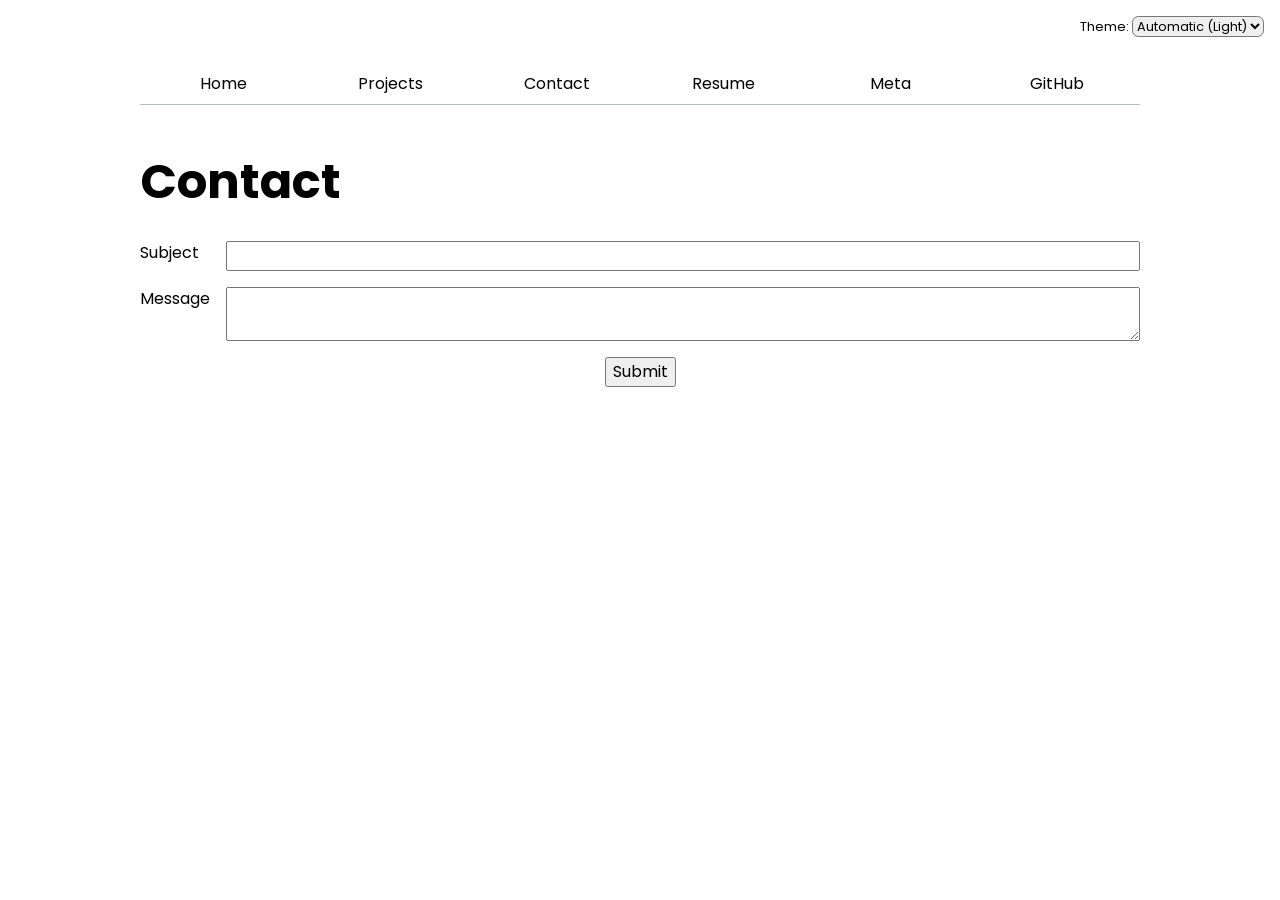
<file: contact/index.html>
<!DOCTYPE html>
<html lang="en">
<head>
    <meta charset="UTF-8">
    <meta name="viewport" content="width=device-width, initial-scale=1.0">
    <title>Contact</title>
    <link rel="preconnect" href="https://fonts.googleapis.com">
    <link rel="preconnect" href="https://fonts.gstatic.com" crossorigin>
    <link rel="stylesheet" href="https://fonts.googleapis.com/css2?family=Poppins:ital,wght@0,400;0,700;1,400&display=swap">
    <link rel="stylesheet" href="../style.css">
    <script type="module" src="../global.js"></script>
</head>
<body>
    <h1>Contact</h1>
    <form action="mailto:sophia.xie.us@gmail.com">
        <label>
            Subject
            <input name="subject">
        </label>
        <label>
            Message
            <textarea name="body"></textarea>
        </label>
        <button>Submit</button>
    </form>
</body>
</html>
</file>
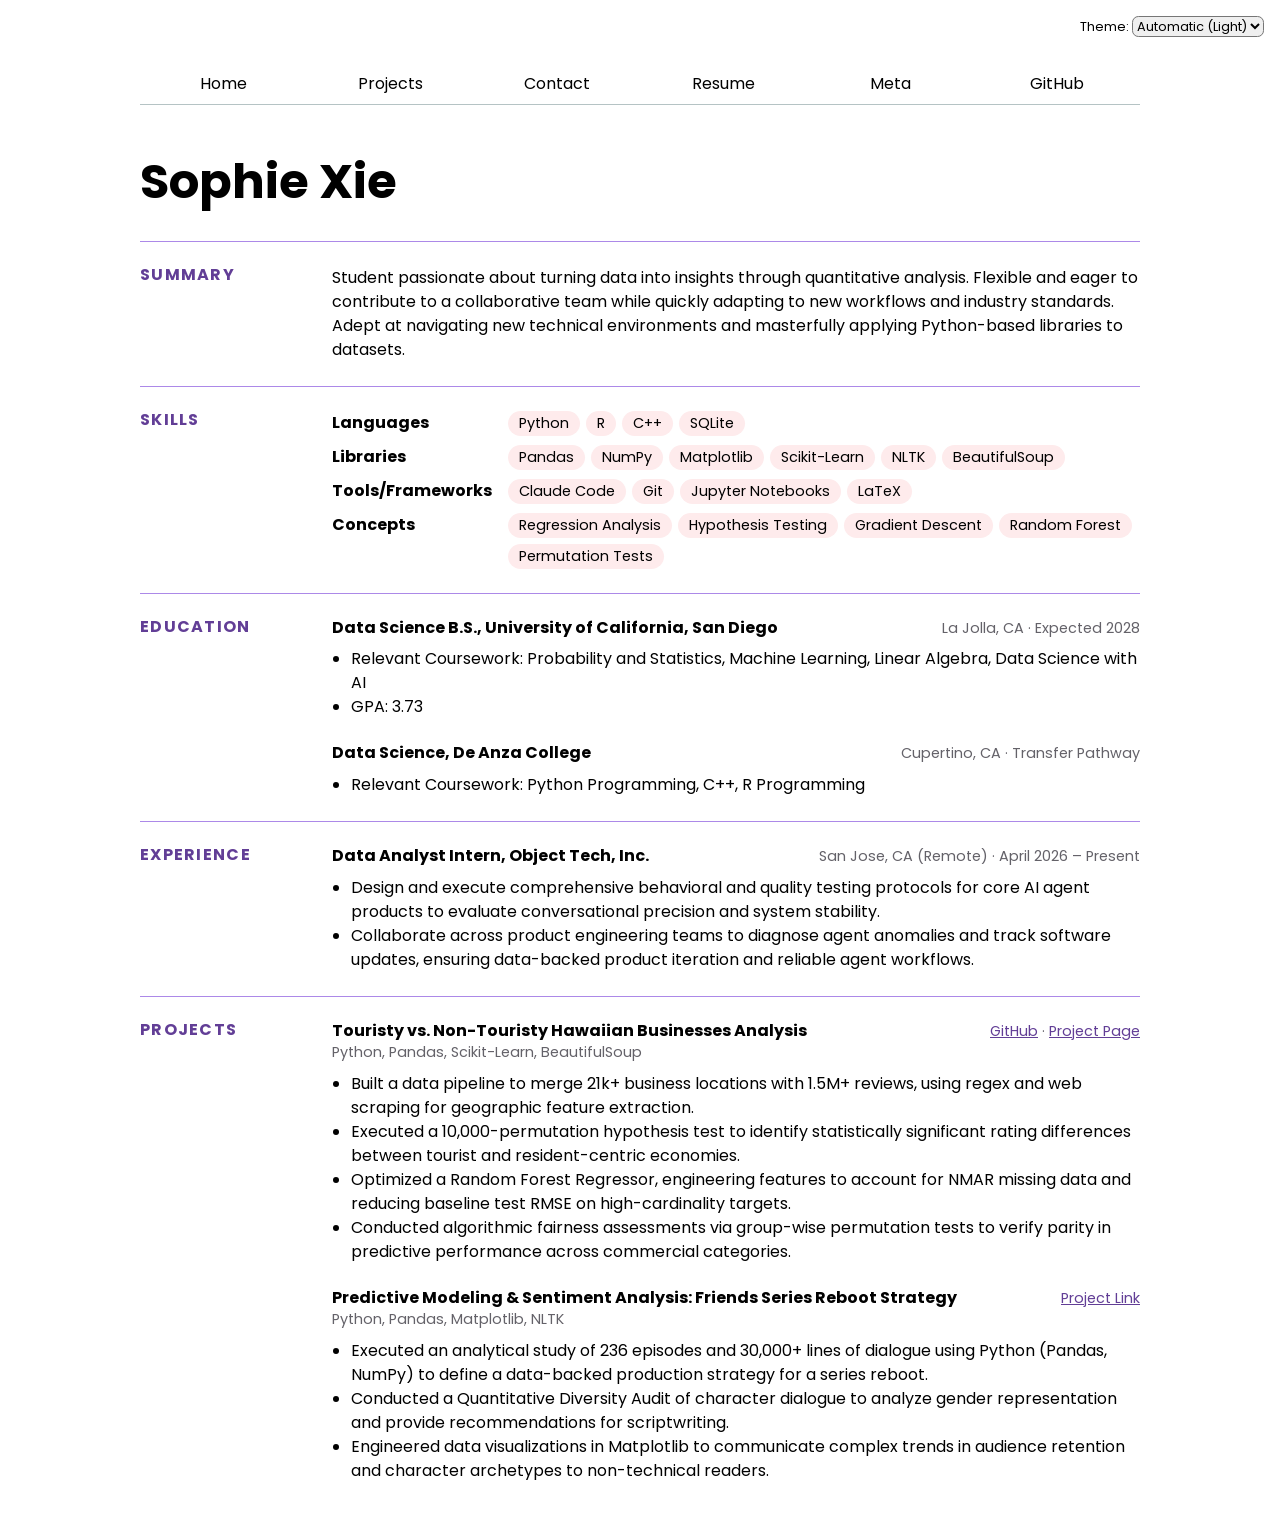
<file: resume/index.html>
<!DOCTYPE html>
<html lang="en">
<head>
    <meta charset="UTF-8">
    <meta name="viewport" content="width=device-width, initial-scale=1.0">
    <title>Resume</title>
    <link rel="preconnect" href="https://fonts.googleapis.com">
    <link rel="preconnect" href="https://fonts.gstatic.com" crossorigin>
    <link rel="stylesheet" href="https://fonts.googleapis.com/css2?family=Poppins:ital,wght@0,400;0,700;1,400&display=swap">
    <link rel="stylesheet" href="../style.css">
    <script type="module" src="../global.js"></script>
</head>
<body>
    <h1>Sophie Xie</h1>

    <main class="resume">
    <section>
        <h2>Summary</h2>
        <p>Student passionate about turning data into insights through quantitative analysis. Flexible and eager to
        contribute to a collaborative team while quickly adapting to new workflows and industry standards.
        Adept at navigating new technical environments and masterfully applying Python-based libraries to datasets.</p>
    </section>

    <section>
        <h2>Skills</h2>
        <div class="skills">
            <h3>Languages</h3>
            <ul>
                <li>Python</li>
                <li>R</li>
                <li>C++</li>
                <li>SQLite</li>
            </ul>
            <h3>Libraries</h3>
            <ul>
                <li>Pandas</li>
                <li>NumPy</li>
                <li>Matplotlib</li>
                <li>Scikit-Learn</li>
                <li>NLTK</li>
                <li>BeautifulSoup</li>
            </ul>
            <h3>Tools/Frameworks</h3>
            <ul>
                <li>Claude Code</li>
                <li>Git</li>
                <li>Jupyter Notebooks</li>
                <li>LaTeX</li>
            </ul>
            <h3>Concepts</h3>
            <ul>
                <li>Regression Analysis</li>
                <li>Hypothesis Testing</li>
                <li>Gradient Descent</li>
                <li>Random Forest</li>
                <li>Permutation Tests</li>
            </ul>
        </div>
    </section>

    <section>
        <h2>Education</h2>
        <article>
            <header>
                <h3>Data Science B.S., University of California, San Diego</h3>
                <p>La Jolla, CA · Expected <time datetime="2028">2028</time></p>
            </header>
            <ul>
                <li>Relevant Coursework: Probability and Statistics, Machine Learning, Linear Algebra, Data Science with AI</li>
                <li>GPA: 3.73</li>
            </ul>
        </article>
        <article>
            <header>
                <h3>Data Science, De Anza College</h3>
                <p>Cupertino, CA · Transfer Pathway</p>
            </header>
            <ul>
                <li>Relevant Coursework: Python Programming, C++, R Programming</li>
            </ul>
        </article>
    </section>

    <section>
        <h2>Experience</h2>
        <article>
            <header>
                <h3>Data Analyst Intern, Object Tech, Inc.</h3>
                <p>San Jose, CA (Remote) · <time datetime="2026-04">April 2026</time> – Present</p>
            </header>
            <ul>
                <li>Design and execute comprehensive behavioral and quality testing protocols for core AI agent products to evaluate conversational precision and system stability.</li>
                <li>Collaborate across product engineering teams to diagnose agent anomalies and track software updates, ensuring data-backed product iteration and reliable agent workflows.</li>
            </ul>
        </article>
    </section>

    <section>
        <h2>Projects</h2>
        <article>
            <header>
                <h3>Touristy vs. Non-Touristy Hawaiian Businesses Analysis</h3>
                <p>
                    <a href="https://github.com/sop-xie/hawaii-business-reviews" target="_blank">GitHub</a> ·
                    <a href="https://sop-xie.github.io/hawaii-business-reviews/" target="_blank">Project Page</a>
                </p>
                <p>Python, Pandas, Scikit-Learn, BeautifulSoup</p>
            </header>
            <ul>
                <li>Built a data pipeline to merge 21k+ business locations with 1.5M+ reviews, using regex and web scraping for geographic feature extraction.</li>
                <li>Executed a 10,000-permutation hypothesis test to identify statistically significant rating differences between tourist and resident-centric economies.</li>
                <li>Optimized a Random Forest Regressor, engineering features to account for NMAR missing data and reducing baseline test RMSE on high-cardinality targets.</li>
                <li>Conducted algorithmic fairness assessments via group-wise permutation tests to verify parity in predictive performance across commercial categories.</li>
            </ul>
        </article>
        <article>
            <header>
                <h3>Predictive Modeling &amp; Sentiment Analysis: Friends Series Reboot Strategy</h3>
                <p><a href="https://github.com/sop-xie/friends-series-analysis" target="_blank">Project Link</a></p>
                <p>Python, Pandas, Matplotlib, NLTK</p>
            </header>
            <ul>
                <li>Executed an analytical study of 236 episodes and 30,000+ lines of dialogue using Python (Pandas, NumPy) to define a data-backed production strategy for a series reboot.</li>
                <li>Conducted a Quantitative Diversity Audit of character dialogue to analyze gender representation and provide recommendations for scriptwriting.</li>
                <li>Engineered data visualizations in Matplotlib to communicate complex trends in audience retention and character archetypes to non-technical readers.</li>
            </ul>
        </article>
    </section>
    </main>
</body>
</html>
</file>
<file: style.css>
body {
  /* Set line height to 1.5 times the font size and use Poppins as the
     website font, falling back to the OS’s UI font if it fails to load */
  font: 100%/1.5 "Poppins", system-ui;
  /* Cap the content width so lines of text don't get too long to read */
  max-width: 100ch;
  /* Split the leftover space evenly on the left and right, centering the content */
  margin-inline: auto;
  /* Keep text from touching the window edges on narrow screens */
  padding: 1em;
  /* Extra room at the top so the nav sits below the theme switcher */
  padding-top: 3.5em;
}

:root {
  /* One place to define the accent color; everything else refers to it by name */
  --color-accent: oklch(70% 35% 300);
  /* A version of the accent (same hue and colorfulness) that is readable as text:
     dark purple on a light background, light lavender on a dark one */
  --color-accent-dark: light-dark(
    oklch(from var(--color-accent) 45% c h),
    oklch(from var(--color-accent) 80% c h)
  );
  /* Follow the OS light/dark setting; default colors (canvas, canvastext) adapt */
  color-scheme: light dark;
}

body {
  /* Tint built-in form controls (checkboxes, focus rings, etc.) with the accent color */
  accent-color: var(--color-accent);
}

nav {
  /* Lay the links out in a row */
  display: flex;
  /* Space between the nav and the page title, the same on every page */
  margin-bottom: 3.2em;
  /* Semi-transparent, so the line looks subtle on both light and dark backgrounds */
  --border-color: oklch(50% 10% 200 / 40%);
  /* Subtle line separating the nav from the page content */
  border-bottom: 1px solid var(--border-color);
}

nav a {
  /* Each link takes an equal share of the row */
  flex: 1;
  text-decoration: none;
  /* Use the surrounding text color instead of the default link blue */
  color: inherit;
  text-align: center;
  padding: 0.5em;
}

nav a.current {
  /* Thick accent-colored bar marking the page you are on */
  border-bottom: 0.4em solid var(--color-accent);
  /* Shrink the padding by the border's thickness so the link doesn't get taller */
  padding-bottom: 0.1em;
}

nav a:hover {
  border-bottom: 0.4em solid var(--color-accent);
  padding-bottom: 0.1em;
  /* A faint tint: 15% accent mixed into the page background (canvas),
     so it stays subtle in both light and dark mode */
  background-color: color-mix(in oklch, var(--color-accent), canvas 85%);
}

input,
textarea,
button,
select {
  /* Form controls don't inherit the page font by default; make them match */
  font: inherit;
}

form {
  /* Two columns: labels as wide as the longest label, fields take the rest */
  display: grid;
  grid-template-columns: auto 1fr;
  gap: 1em;
}

form label {
  /* Each label spans the whole row and reuses the form's two columns,
     so its text lands in column 1 and its field in column 2 */
  display: grid;
  grid-template-columns: subgrid;
  grid-column: 1 / -1;
}

form button {
  /* Give the button the whole row... */
  grid-column: 1 / -1;
  /* ...but only make it as wide as its text, centered in that row */
  justify-self: center;
}

h1 {
  /* Make the page title clearly bigger than the h2s */
  font-size: 300%;
  /* The nav's bottom margin already sets the space above the title */
  margin-top: 0;
}

h1,
h2,
h3,
h4,
h5,
h6 {
  /* Headings are large, so the body's 1.5 line height looks too loose on them */
  line-height: 1.1;
  /* Break multi-line headings into lines of similar length */
  text-wrap: balance;
}

.projects {
  /* As many columns as fit, each at least 15em wide, sharing leftover space equally */
  display: grid;
  grid-template-columns: repeat(auto-fill, minmax(15em, 1fr));
  gap: 1em;
}

.projects article {
  /* Each card covers 3 rows of the main grid (title, image, text) and
     reuses them, so those parts line up across cards in the same row */
  display: grid;
  grid-template-rows: subgrid;
  grid-row: span 3;
}

.projects img {
  /* Fill the card's width at the placeholder image's 2:1 shape, so every
     card image is the same size; cover crops any extra instead of squishing */
  width: 100%;
  aspect-ratio: 2 / 1;
  object-fit: cover;
}

.projects :is(h2, h3) {
  /* The grid gap already spaces things out */
  margin: 0;
}

.project-year {
  /* Bold accent color, like the GitHub stat numbers, so it stands out
     under the description in both light and dark mode */
  margin: 0;
  font-weight: bold;
  color: var(--color-accent-dark);
}

.section-title {
  /* A bit bigger than a normal h2 (150%), still smaller than the h1 (300%) */
  font-size: 200%;
}

/* Stat cards: shared by the homepage GitHub stats and the Meta page (.stats) */
#profile-stats dl,
dl.stats {
  /* Up to 4 equal columns, wrapping to fewer on narrow screens */
  display: grid;
  grid-template-columns: repeat(auto-fit, minmax(8em, 1fr));
  gap: 1em;
  margin: 0;
}

#profile-stats dl div,
dl.stats div {
  /* Each label + number pair is its own tinted, rounded card */
  padding: 0.75em 1em;
  border-radius: 0.75em;
  text-align: center;
  /* Same tint as the skill tags, so it works in light and dark mode */
  background-color: color-mix(in oklch, var(--color-accent), canvas 85%);
}

#profile-stats dt,
dl.stats dt {
  /* Small uppercase label, like the resume section names */
  font-size: 0.8em;
  text-transform: uppercase;
  letter-spacing: 0.08em;
  color: oklch(50% 3% 300);
}

#profile-stats dd,
dl.stats dd {
  /* Big accent-colored number; dd has a default left margin we don't want */
  margin: 0;
  font-size: 200%;
  font-weight: bold;
  color: var(--color-accent-dark);
}

/* Meta page only: line up every label and every value across a row of cards */
dl.stats div {
  /* Each card takes 2 rows of the outer grid (label row + value row) and uses
     those same rows for its own contents ("subgrid"). So all labels in a row
     share one height, and all values start on the same line */
  display: grid;
  grid-row: span 2;
  grid-template-rows: subgrid;
  /* Space between a label and its value (instead of the outer 1em gap) */
  row-gap: 0.25em;
  /* Narrower side padding so 7 cards fit in one row */
  padding-inline: 0.5em;
}

dl.stats dt {
  /* One-line labels sit at the bottom of the label row, right above their value */
  align-self: end;
}

dl.stats dd {
  /* Center each value in the value row, so smaller text ("Friday")
     lines up with the middle of the big numbers instead of their top */
  align-self: center;
}

@media (min-width: 60em) {
  /* Wide screens: all 7 cards in one row. Narrower screens keep the
     wrapping grid from above so cards don't get squeezed too thin */
  dl.stats {
    grid-template-columns: repeat(7, 1fr);
  }
}

dl.stats dd.text-value {
  /* Words (a filename, a weekday) are wider than numbers, so shrink them to fit the card */
  font-size: 110%;
  /* Safety net: if a future filename is still too long, wrap it instead of spilling out */
  overflow-wrap: anywhere;
}

dl.stats dd small {
  /* Extra detail under a value (e.g. the longest file's line count):
     back to normal size and weight so it reads as a note, not a stat.
     rem = relative to the page's base font, so it stays the same size
     no matter how big the value above it is */
  display: block;
  font-size: 0.8rem;
  font-weight: normal;
}

.intro {
  /* Put the text and the photo side by side, with their tops lined up */
  display: flex;
  align-items: start;
  gap: 2em;
  /* Let the photo drop below the text when there isn't room for both */
  flex-wrap: wrap;
}

.intro div {
  /* The text takes all the space the photo doesn't need,
     but never gets squeezed narrower than 15em */
  flex: 1;
  min-width: 15em;
}

.intro img {
  /* Never let the photo be wider than the screen */
  max-width: 100%;
  height: auto;
}

/* ---------- Resume page ---------- */

.resume section {
  /* Lavender line separating each section from the one above */
  border-top: 1px solid var(--color-accent);
  padding-block: 1.5em;
}

.resume h2 {
  /* Section names act as small labels rather than big headings */
  margin: 0 0 0.75em;
  font-size: 1em;
  text-transform: uppercase;
  letter-spacing: 0.08em;
  color: var(--color-accent-dark);
}

@media (min-width: 45em) {
  /* On wide screens only: section name in a narrow left column, content on the right */
  .resume section {
    display: grid;
    grid-template-columns: 10em 1fr;
    column-gap: 2em;
  }

  .resume section > * {
    grid-column: 2;
  }

  .resume section > h2 {
    grid-column: 1;
    grid-row: 1;
  }
}

.resume section > p {
  margin: 0;
}

.resume article + article {
  /* Space between entries, but not above the first one */
  margin-top: 1.5em;
}

.resume article header {
  /* Title on the left, date/location pushed to the right;
     the right part wraps underneath when there isn't room */
  display: flex;
  flex-wrap: wrap;
  justify-content: space-between;
  align-items: baseline;
  column-gap: 1em;
}

.resume article h3 {
  margin: 0;
  font-size: 1em;
}

.resume article header p {
  margin: 0;
  font-size: 0.9em;
  color: oklch(50% 3% 300);
}

.resume article header p + p {
  /* A second detail line (the tools used) gets a full row of its own */
  flex-basis: 100%;
}

.resume article ul {
  margin: 0.5em 0 0;
  padding-left: 1.2em;
}

.resume a {
  color: var(--color-accent-dark);
}

.skills {
  /* Category names in one column, their tags in the other */
  display: grid;
  grid-template-columns: auto 1fr;
  gap: 0.6em 1em;
  align-items: baseline;
}

.skills h3 {
  margin: 0;
  font-size: 1em;
}

.skills ul {
  /* Turn the list into a row of tags that wraps onto new lines */
  display: flex;
  flex-wrap: wrap;
  gap: 0.4em;
  margin: 0;
  padding: 0;
  list-style: none;
}

.skills li {
  /* The pill shape: faint accent background with fully rounded ends */
  padding: 0.1em 0.75em;
  border-radius: 1em;
  font-size: 0.9em;
  /* Mixed with the page background (canvas) so it works in light and dark mode */
  background-color: color-mix(in oklch, var(--color-accent), canvas 85%);
}

/* ---------- Theme switcher ---------- */

.color-scheme {
  /* Take it out of the page flow and pin it to the top-right corner of the window */
  position: absolute;
  top: 1rem;
  right: 1rem;
  /* Smaller, so it doesn't compete with the nav */
  font-size: 80%;
}

.color-scheme select {
  /* Softer, rounder corners on the dropdown */
  border-radius: 0.5em;
}

/* ---------- Projects pie chart ---------- */

#projects-pie-plot {
  /* Without a limit, the SVG would fill the full width of the page */
  max-width: 20em;
  /* Space above and below the chart */
  margin-block: 2em;
  /* Don't clip anything that is drawn past the edge of the viewBox */
  overflow: visible;

  path {
    /* Animate changes to the slices instead of snapping between them */
    transition: 300ms;
    /* Show that slices can be clicked */
    cursor: pointer;
  }

  /* While the mouse is on a slice, fade out all the other slices.
     :has() checks for a hovered slice, so the corners of the SVG around
     the circle don't count as hovering */
  &:has(path:hover) {
    path:not(:hover) {
      opacity: 0.5;
    }
  }
}

.selected {
  /* Bright violet stands out from the muted slices. !important is needed to
     beat the --color set in the legend item's style attribute */
  --color: #9650ff !important;

  /* Slices get their color from fill, so point that at --color too.
     Legend swatches already read --color, so they need nothing extra */
  &:is(path) {
    fill: var(--color);
    /* A border in the text color: white in dark mode, black in light mode.
       Rounded corners keep it from spiking out at the slice's sharp tip */
    stroke: canvastext;
    stroke-width: 1;
    stroke-linejoin: round;
  }

  /* Give the legend swatch a matching border */
  .swatch {
    outline: 2px solid canvastext;
    outline-offset: 1px;
  }
}

.container {
  /* Put the pie chart and legend side by side, centered against each other */
  display: flex;
  align-items: center;
  gap: 2em;
  /* Let the legend drop below the pie when there isn't room for both */
  flex-wrap: wrap;
}

.legend {
  /* Take all the width the pie chart doesn't need, but never get
     squeezed narrower than 15em (that's when it wraps instead) */
  flex: 1;
  min-width: 15em;
  /* As many columns as fit, each at least 9em wide */
  display: grid;
  grid-template-columns: repeat(auto-fill, minmax(9em, 1fr));
  gap: 1em;
  /* Lists have default bullets and indentation we don't want here */
  list-style: none;
  margin-block: 2em;
  padding: 1em;
  /* Same tinted, rounded card as the GitHub stats */
  border-radius: 0.75em;
  background-color: color-mix(in oklch, var(--color-accent), canvas 85%);
}

.legend-item {
  /* Keep the swatch and text on one line, vertically centered */
  display: flex;
  align-items: center;
  /* Smaller than the legend's gap, so a swatch reads as part of its own label */
  gap: 0.5em;
}

.searchBar {
  /* Full width on its own line; border-box counts the padding and border
     inside that width, so it doesn't stick out past the page edge */
  display: block;
  width: 100%;
  box-sizing: border-box;
  padding: 0.5em 1em;
  /* Purple outline, with the same rounded corners as the legend card */
  border: 1px solid var(--color-accent);
  border-radius: 0.75em;
  /* Space between the search bar and the project cards */
  margin-block-end: 2em;
}

.swatch {
  /* A <span> ignores width and height unless it's made a block of some kind */
  display: inline-block;
  width: 1em;
  aspect-ratio: 1 / 1;
  /* 50% rounding turns the square into a circle */
  border-radius: 50%;
  /* The slice's color, set on the parent <li> in projects.js */
  background-color: var(--color);
}

/* Meta page: space between the stat cards and the "Commits by time of day"
   heading (the cards have margin: 0, so the heading sat right against them) */
#stats {
  margin-bottom: 3em;
}

/* Meta page scrollytelling layout (Lab 8 Step 3.1; #scrolly-2 added in Step 4) */
#scrolly-1,
#scrolly-2 {
  position: relative;
  /* Story and visualization side by side */
  display: flex;
  gap: 1rem;

  /* Wider than the rest of the page (body is capped at 100ch), so the
     visualizations can be bigger: almost the whole window, but no wider
     than 150ch on huge screens. Minus 1.5in = 0.75in of space on each side
     (CSS inches: 1in = 96px), so even if a scrollbar takes some of the
     right side, there's still at least half an inch from the window edge */
  --scrolly-width: min(100vw - 1.5in, 150ch);
  width: var(--scrolly-width);
  /* Center it on the page: 100% is the normal page width, so this splits the
     difference evenly. When the section is wider than the page, the margins
     come out negative and it sticks out the same amount on both sides */
  margin-inline: calc((100% - var(--scrolly-width)) / 2);

  > * {
    /* Story columns take 1 share of the width (the visualization
       columns take 2, set on #scatter-plot and #files-plot below) */
    flex: 1;
  }
}

#scrolly-2 {
  /* Step 4: same layout, mirrored. The story is first in the HTML, but
     row-reverse lays the columns out right to left, so it ends up on the right */
  flex-direction: row-reverse;
}

#scatter-story,
#files-story {
  position: relative;
}

/* Step 3.2: one commit's paragraph in the story */
.step {
  /* Space below each commit, so they read as separate paragraphs and
     each one takes a moment to scroll past the chart */
  padding-bottom: 3em;
}

#scatter-plot {
  /* 2 shares of the width vs. the story's 1: the chart gets 2/3 */
  flex: 2;
  /* Scrolls normally until its top reaches 10vh from the top of the
     screen, then stays pinned there while the story column keeps scrolling */
  position: sticky;
  /* It's 80vh tall (below), so pinning its top at 10vh leaves 10vh above
     and 10vh below: centered on the screen instead of touching the top */
  top: 10vh;
  left: 0;
  bottom: auto;
  /* Required for sticky to work here: flex items stretch to match the
     tallest column (the long story), and an element as tall as its
     container has no room to stick. A fixed height gives it room */
  height: 80vh;
  /* Stack the chart, selection count, and language cards, and center them
     vertically in the box, so the chart sits in the middle of the screen */
  display: flex;
  flex-direction: column;
  justify-content: center;
}

#chart svg {
  /* The svg fills the column's width and gets 60% of that as height (its
     1000x600 viewBox). In the wide column that could be taller than the
     screen, so cap it, leaving ~9em of the 80vh box for the selection count
     and language cards. If capped, the drawing shrinks to fit and stays centered */
  max-height: calc(80vh - 9em);
}

#files-plot {
  /* Same 2/3 share as the chart */
  flex: 2;
  /* Step 4: pinned like the chart while its story scrolls by */
  position: sticky;
  /* A gap above it, like the chart. Smaller than the chart's 25vh because the
     file list is taller and needs more of the screen to fit; raise this if it
     still has room below, lower it if the bottom files get cut off */
  top: 10vh;
  /* Another way to stop the flex stretch (instead of a fixed height):
     align-self: start keeps it only as tall as its own content */
  align-self: start;
}

/* Meta page file list (Lab 8 Step 2.1) */
#files {
  /* Two columns: file names (1 share of the width), line counts (4 shares) */
  display: grid;
  grid-template-columns: 1fr 4fr;

  > div {
    /* Each file's <div> spans both columns... */
    grid-column: 1 / -1;
    /* ...and reuses the parent's columns (subgrid) instead of making its own,
       so every name and every count lines up across all the rows */
    display: grid;
    grid-template-columns: subgrid;
  }

  dt {
    grid-column: 1;
  }

  /* Step 2.2: total line count under each file name */
  dt small {
    /* On its own line, below the name */
    display: block;
    /* Smaller and faded, so the file name stays the main label */
    font-size: 0.8em;
    opacity: 0.6;
  }

  dd {
    grid-column: 2;
    /* Step 2.2: the dots flow left to right and wrap onto new rows when full */
    display: flex;
    flex-wrap: wrap;
    /* Pack the dots (and rows of dots) at the top instead of spreading out */
    align-items: start;
    align-content: start;
    /* Small space between dots */
    gap: 0.15em;
    /* Nudge the first row of dots down to line up with the file name */
    padding-top: 0.6em;
    /* Remove the browser's default left indent on <dd> */
    margin-left: 0;
  }
}

/* Step 2.2: one dot per line of code */
.loc {
  display: flex;
  /* A 0.5em square... */
  width: 0.5em;
  aspect-ratio: 1;
  /* ...rounded into a circle */
  border-radius: 50%;
  /* Step 2.4: color by file type, set per dot in main.js as --color */
  background: var(--color);
}

/* Meta page scatterplot */
.dots circle {
  /* Commit dots use the site accent, same purple as the cards and links */
  fill: var(--color-accent);
  /* 70% opaque so overlapping dots show through each other */
  fill-opacity: 0.7;
}

.gridlines .tick line {
  /* Faint gray so the lines help you read times without competing with the dots */
  stroke: oklch(50% 3% 300);
  stroke-opacity: 0.2;
}

.gridlines .domain {
  /* Hide the gridline "axis" spine; the real y-axis already draws one */
  display: none;
}

.dots circle {
  /* Animate size changes over 200ms instead of jumping */
  transition: 200ms;
  /* Grow from the dot's own center, not the SVG's top-left corner */
  transform-origin: center;
  transform-box: fill-box;

  /* Lab 8 Step 1.4: a new dot has no "before" state to transition from, so it
     would just pop in. @starting-style gives it one: the browser treats a
     just-added circle as if it had radius 0, then transitions it up to its
     real r over the 200ms above, so new dots grow in */
  @starting-style {
    r: 0;
  }
}

.dots circle:hover {
  /* Hovered dot grows to 1.5x so you can see which one the tooltip is about */
  transform: scale(1.5);
  /* Fully solid while hovered, so it stands out from the see-through dots */
  fill-opacity: 1;
  /* Gray outline (same gray as the labels) marks the hovered dot; fill stays purple */
  stroke: oklch(50% 3% 300);
  /* Gets scaled 1.5x along with the dot, so it shows up about 2px wide */
  stroke-width: 1.5;
}

/* Reusable label/value list: labels in column 1, values in column 2 */
dl.info {
  display: grid;
  grid-template-columns: auto 1fr;
  gap: 0.25em 1em;
  margin: 0;
  /* Fade in/out (used together with the [hidden] rule below) */
  transition-duration: 500ms;
  transition-property: opacity, visibility;
}

dl.info dt {
  /* Same small uppercase gray labels as the stat cards, so values stand out */
  font-size: 0.8em;
  text-transform: uppercase;
  letter-spacing: 0.08em;
  color: oklch(50% 3% 300);
  /* Line the smaller label up with the middle of its value */
  align-self: center;
}

dl.info dd {
  /* Remove the browser's default left indent on <dd> */
  margin: 0;
}

dl.info[hidden]:not(:hover, :focus-within) {
  /* Instead of vanishing instantly, fade out; stays visible if you move
     onto the tooltip itself (e.g. to click the commit link) */
  opacity: 0;
  visibility: hidden;
}

/* Floating box; JS moves it to the mouse with left/top */
.tooltip {
  /* Relative to the window, so it stays put while the page scrolls */
  position: fixed;
  top: 1em;
  left: 1em;
  /* Same lavender tint as the stat cards, so it looks like part of the site */
  background-color: color-mix(in oklch, var(--color-accent), canvas 85%);
  /* Subtle shadow so it looks raised off the page */
  box-shadow: 0 0.25em 1em oklch(0% 0 0 / 15%);
  border-radius: 0.75em;
  padding: 0.75em 1em;
  /* Keep it above the chart and the nav */
  z-index: 10;
}

.month-tick text {
  /* Month names ("October", "November") stand out from the day labels */
  font-weight: bold;
}

.dots circle.selected {
  /* Brushed dots: same bright violet + text-color border as the selected
     pie slice on the Projects page (white in dark mode, black in light) */
  fill: #9650ff;
  fill-opacity: 1;
  stroke: canvastext;
  stroke-width: 1.5;
}

/* Brush box: animated dashed outline ("marching ants") */
@keyframes marching-ants {
  to {
    /* Shift the dashes by one dash + gap (5 + 3) so the loop is seamless */
    stroke-dashoffset: -8;
  }
}

#chart .selection {
  /* Faint purple tint inside the box (overrides D3's default gray) */
  fill: var(--color-accent);
  fill-opacity: 0.1;
  /* Outline in the text color, so it shows in both light and dark mode */
  stroke: canvastext;
  stroke-opacity: 0.7;
  /* 5-unit dashes with 3-unit gaps, sliding along forever */
  stroke-dasharray: 5 3;
  animation: marching-ants 2s linear infinite;
}

#language-breakdown {
  /* Only a few languages, so let the cards share the row evenly instead of
     using the 7-column layout of the stats at the top */
  grid-template-columns: repeat(auto-fit, minmax(8em, 1fr));
}
</file>
